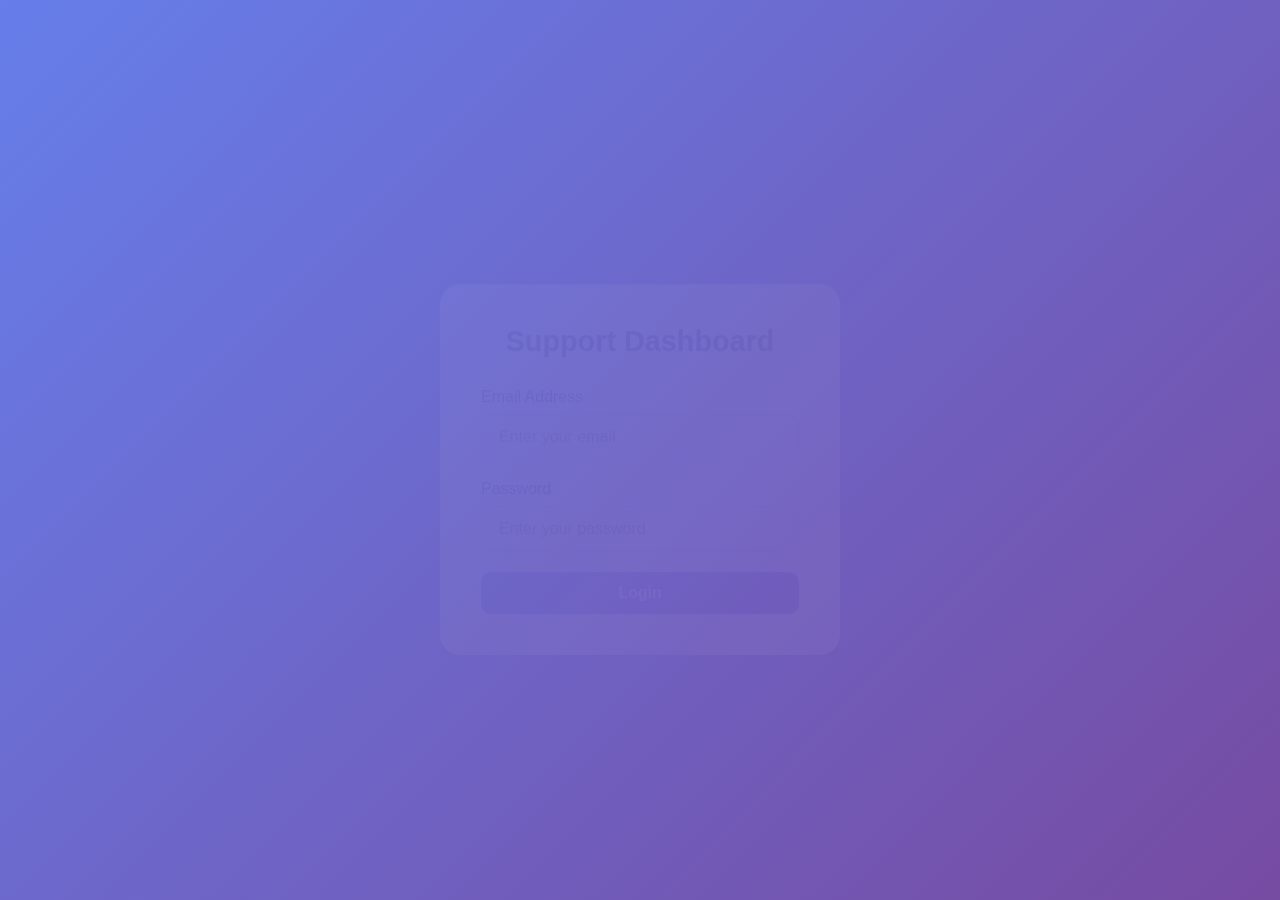
<file: index.html>
<!DOCTYPE html>
<html lang="en">
<head>
    <meta charset="UTF-8">
    <meta name="viewport" content="width=device-width, initial-scale=1.0">
    <title>Support Dashboard</title>
    <meta http-equiv="refresh" content="0; url=login.html">
    <link rel="stylesheet" href="style.css">
</head>
<body>
    <div class="login-container">
        <div class="login-form fade-in">
            <h2>Support Dashboard</h2>
            <p>Redirecting to login...</p>
            <p>If you're not redirected automatically, <a href="login.html">click here</a>.</p>
        </div>
    </div>
    
    <script>
        // Fallback redirect
        setTimeout(() => {
            window.location.href = 'login.html';
        }, 1000);
    </script>
</body>
</html>
</file>
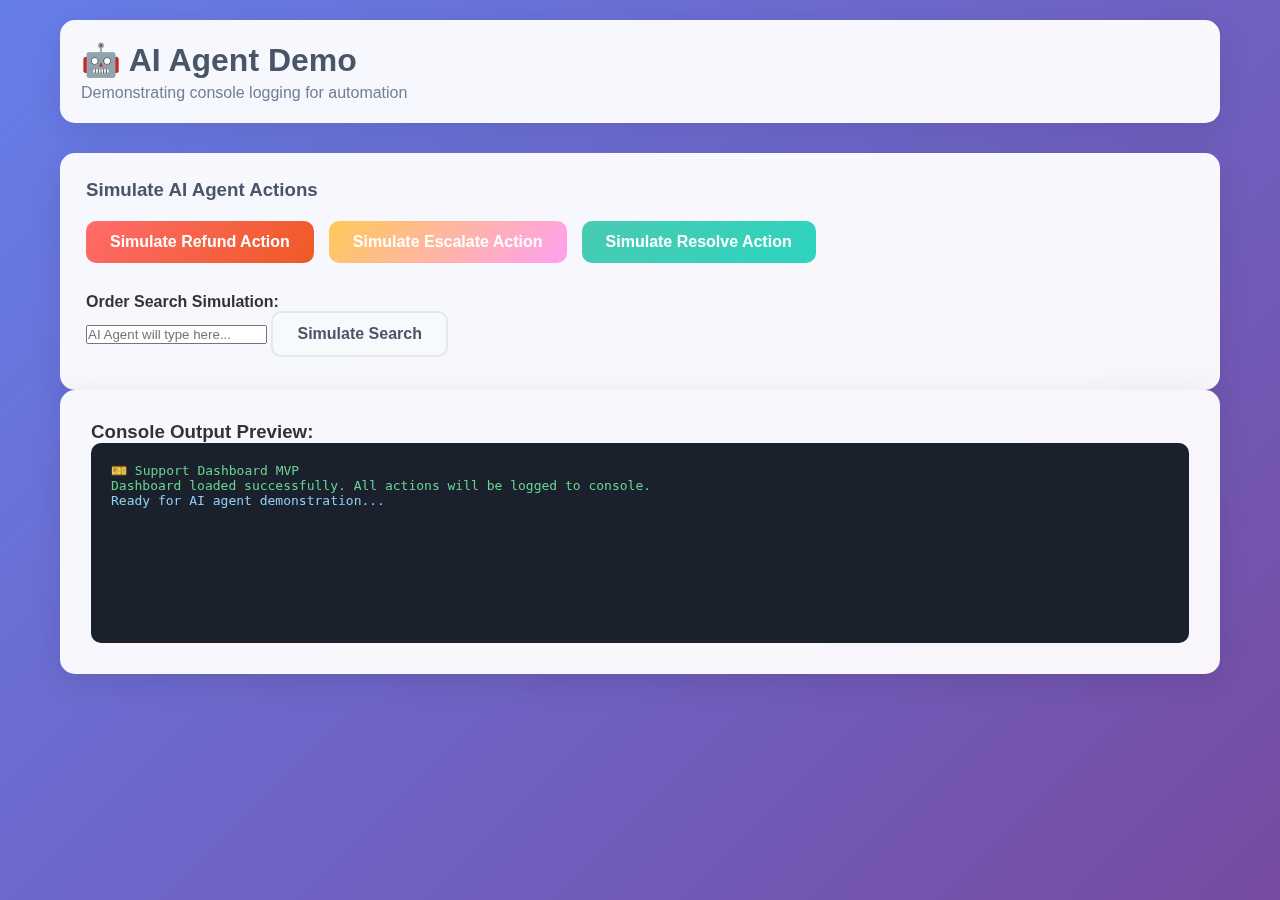
<file: demo.html>
<!DOCTYPE html>
<html lang="en">
<head>
    <meta charset="UTF-8">
    <meta name="viewport" content="width=device-width, initial-scale=1.0">
    <title>Dashboard Demo - Console Logging</title>
    <link rel="stylesheet" href="style.css">
</head>
<body>
    <div class="container">
        <div class="header fade-in">
            <h1>🤖 AI Agent Demo</h1>
            <p>Demonstrating console logging for automation</p>
        </div>
        
        <div class="actions-section fade-in">
            <h3>Simulate AI Agent Actions</h3>
            <div class="action-buttons">
                <button class="btn btn-refund" onclick="simulateRefund()">Simulate Refund Action</button>
                <button class="btn btn-escalate" onclick="simulateEscalate()">Simulate Escalate Action</button>
                <button class="btn btn-resolved" onclick="simulateResolve()">Simulate Resolve Action</button>
            </div>
            
            <div style="margin-top: 30px;">
                <h4>Order Search Simulation:</h4>
                <input type="text" id="search-order" placeholder="AI Agent will type here..." class="form-group input">
                <button class="btn btn-secondary" onclick="simulateSearch()">Simulate Search</button>
            </div>
        </div>
        
        <div class="ticket-detail fade-in">
            <h3>Console Output Preview:</h3>
            <div id="console-output" style="background: #1a202c; color: #68d391; padding: 20px; border-radius: 10px; font-family: monospace; min-height: 200px; overflow-y: auto;">
                <div>🎫 Support Dashboard MVP</div>
                <div>Dashboard loaded successfully. All actions will be logged to console.</div>
                <div style="color: #90cdf4;">Ready for AI agent demonstration...</div>
            </div>
        </div>
    </div>

    <script>
        function addToConsole(message, color = '#68d391') {
            const output = document.getElementById('console-output');
            const div = document.createElement('div');
            div.style.color = color;
            div.textContent = `> ${message}`;
            output.appendChild(div);
            output.scrollTop = output.scrollHeight;
            
            // Also log to real console
            console.log(message);
        }

        function simulateRefund() {
            addToConsole('Refund issued for order A12345', '#f6ad55');
            addToConsole('Action: REFUND completed successfully', '#68d391');
        }

        function simulateEscalate() {
            addToConsole('Ticket TICKET-001 escalated to senior support', '#f687b3');
            addToConsole('Action: ESCALATE completed successfully', '#68d391');
        }

        function simulateResolve() {
            addToConsole('Ticket TICKET-001 marked as resolved', '#4fd1c7');
            addToConsole('Action: RESOLVE completed successfully', '#68d391');
        }

        function simulateSearch() {
            const searchValue = document.getElementById('search-order').value || 'ORD-A12345';
            addToConsole(`Searching for order: ${searchValue}`, '#90cdf4');
            addToConsole('Order search completed', '#68d391');
        }

        // Auto-demo sequence
        setTimeout(() => {
            addToConsole('AI Agent connected to dashboard', '#a78bfa');
        }, 1000);
    </script>
</body>
</html>
</file>
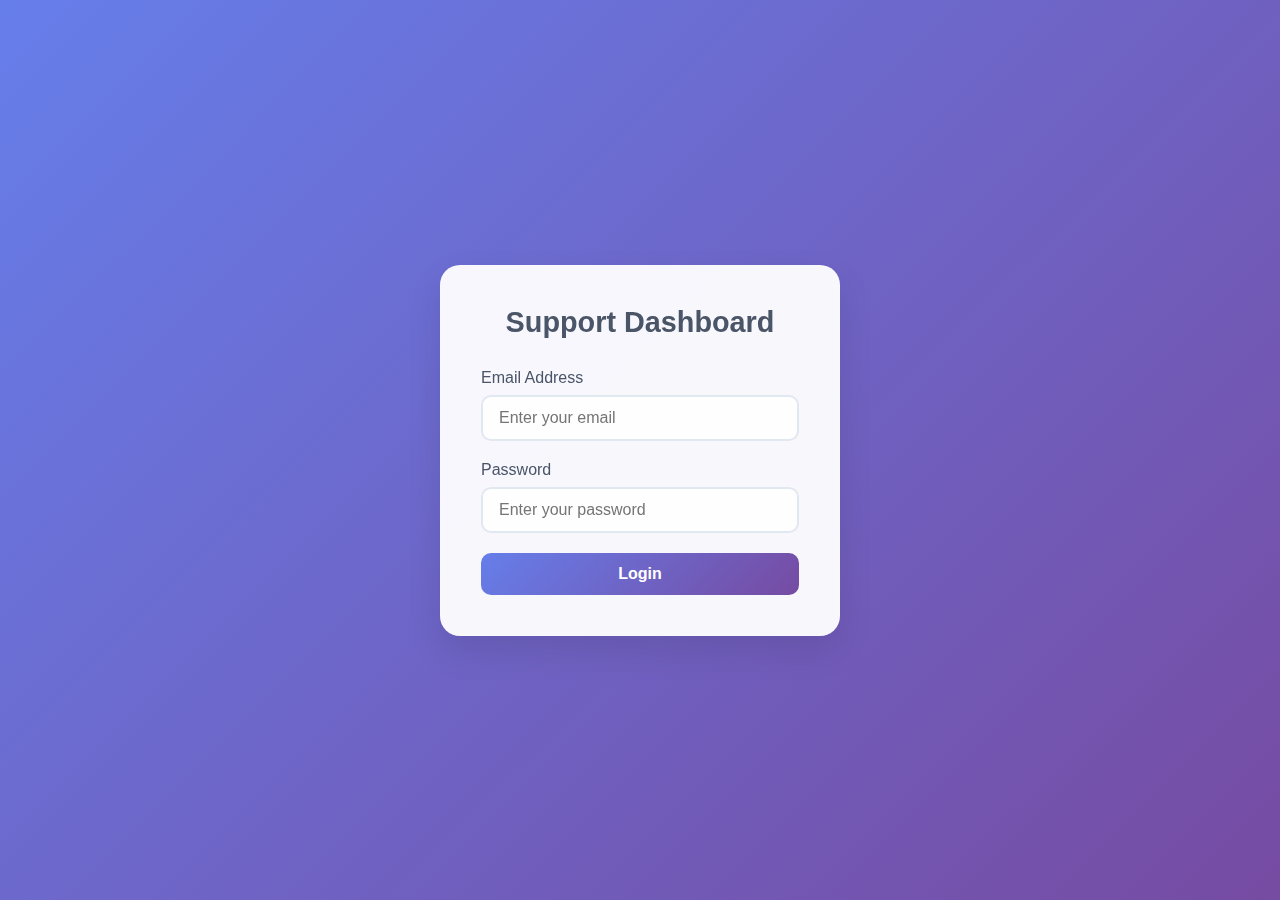
<file: login.html>
<!DOCTYPE html>
<html lang="en">
<head>
    <meta charset="UTF-8">
    <meta name="viewport" content="width=device-width, initial-scale=1.0">
    <title>Support Dashboard - Login</title>
    <link rel="stylesheet" href="style.css">
</head>
<body>
    <div class="login-container">
        <form class="login-form fade-in" id="loginForm">
            <h2>Support Dashboard</h2>
            <div class="form-group">
                <label for="email">Email Address</label>
                <input type="email" id="email" name="email" required placeholder="Enter your email">
            </div>
            <div class="form-group">
                <label for="password">Password</label>
                <input type="password" id="password" name="password" required placeholder="Enter your password">
            </div>
            <button type="submit" class="btn btn-primary">Login</button>
        </form>
    </div>

    <script src="main.js"></script>
    <script>
        // Handle login form submission
        document.getElementById('loginForm').addEventListener('submit', function(e) {
            e.preventDefault();
            
            const email = document.getElementById('email').value;
            const password = document.getElementById('password').value;
            
            // Simple validation (no real authentication)
            if (email && password) {
                console.log('Login attempt:', { email, password });
                // Redirect to tickets page
                window.location.href = 'tickets.html';
            } else {
                alert('Please fill in all fields');
            }
        });
    </script>
</body>
</html>
</file>
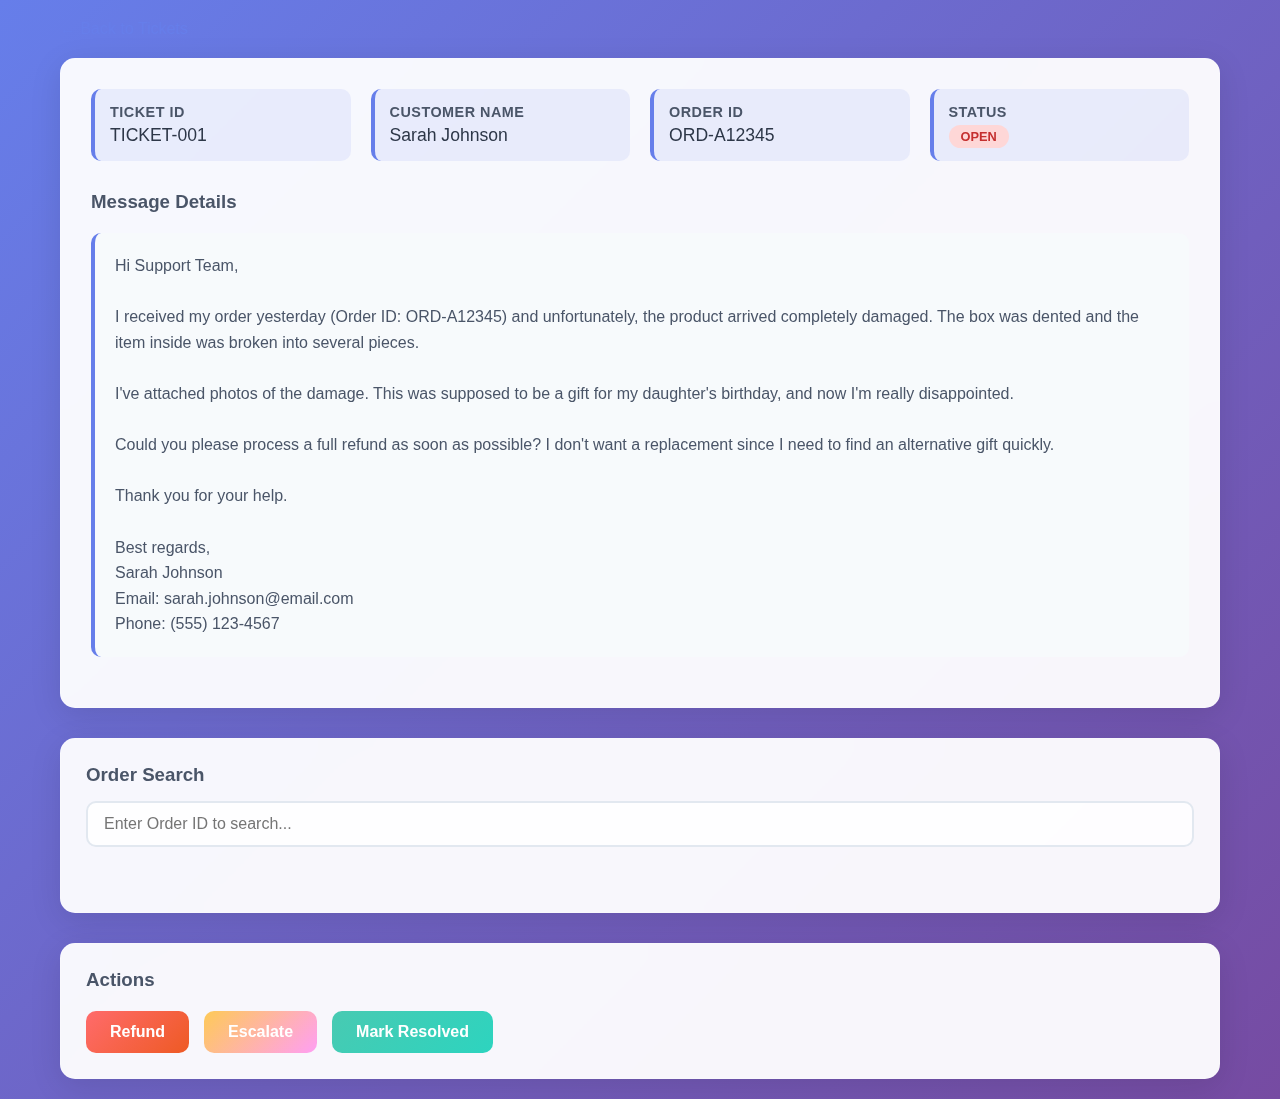
<file: ticket.html>
<!DOCTYPE html>
<html lang="en">
<head>
    <meta charset="UTF-8">
    <meta name="viewport" content="width=device-width, initial-scale=1.0">
    <title>Support Dashboard - Ticket Details</title>
    <link rel="stylesheet" href="style.css">
</head>
<body>
    <div class="container">
        <a href="tickets.html" class="nav-link">← Back to Tickets</a>
        
        <div class="ticket-detail fade-in" id="ticketDetail">
            <!-- Ticket details will be loaded here -->
        </div>

        <div class="search-section fade-in">
            <h3>Order Search</h3>
            <div class="form-group">
                <input type="text" id="search-order" placeholder="Enter Order ID to search..." class="form-group input">
            </div>
        </div>

        <div class="actions-section fade-in">
            <h3>Actions</h3>
            <div class="action-buttons">
                <button class="btn btn-refund" onclick="handleRefund()">Refund</button>
                <button class="btn btn-escalate" onclick="handleEscalate()">Escalate</button>
                <button class="btn btn-resolved" onclick="handleMarkResolved()">Mark Resolved</button>
            </div>
        </div>
    </div>

    <script src="main.js"></script>
    <script>
        // Mock detailed ticket data
        const mockTicketDetails = {
            'TICKET-001': {
                id: 'TICKET-001',
                customerName: 'Sarah Johnson',
                orderId: 'ORD-A12345',
                status: 'open',
                timestamp: '2024-07-04 14:30:00',
                messageBody: `Hi Support Team,

I received my order yesterday (Order ID: ORD-A12345) and unfortunately, the product arrived completely damaged. The box was dented and the item inside was broken into several pieces.

I've attached photos of the damage. This was supposed to be a gift for my daughter's birthday, and now I'm really disappointed. 

Could you please process a full refund as soon as possible? I don't want a replacement since I need to find an alternative gift quickly.

Thank you for your help.

Best regards,
Sarah Johnson
Email: sarah.johnson@email.com
Phone: (555) 123-4567`
            },
            'TICKET-002': {
                id: 'TICKET-002',
                customerName: 'Mike Chen',
                orderId: 'ORD-B67890',
                status: 'pending',
                timestamp: '2024-07-04 11:15:00',
                messageBody: `Hello,

I placed an order 5 days ago (Order ID: ORD-B67890) with 2-day shipping, but I still haven't received my package. The tracking information hasn't been updated since it left the warehouse 3 days ago.

I need this item for a work presentation tomorrow. Can you please help me track down where my package is and when I can expect to receive it?

If it's going to be much longer, I might need to cancel and get a refund so I can find the item elsewhere.

Thanks,
Mike Chen
mike.chen@company.com`
            },
            'TICKET-003': {
                id: 'TICKET-003',
                customerName: 'Emily Rodriguez',
                orderId: 'ORD-C11111',
                status: 'open',
                timestamp: '2024-07-03 09:45:00',
                messageBody: `Dear Customer Service,

I noticed that I was charged twice for the same order (Order ID: ORD-C11111). I only placed one order, but my credit card shows two identical charges of $89.99 each.

I've checked my account and there's only one order showing, so this seems to be a billing error on your end.

Please refund one of the duplicate charges as soon as possible. I can provide screenshots of my credit card statement if needed.

Thank you,
Emily Rodriguez
emily.rodriguez@gmail.com`
            }
        };

        // Get ticket ID from URL parameters
        function getTicketIdFromURL() {
            const urlParams = new URLSearchParams(window.location.search);
            return urlParams.get('id') || 'TICKET-001';
        }

        // Render ticket details
        function renderTicketDetail() {
            const ticketId = getTicketIdFromURL();
            const ticket = mockTicketDetails[ticketId];
            
            if (!ticket) {
                document.getElementById('ticketDetail').innerHTML = `
                    <div style="text-align: center; padding: 40px;">
                        <h2>Ticket Not Found</h2>
                        <p>The requested ticket could not be found.</p>
                    </div>
                `;
                return;
            }

            const detailHTML = `
                <div class="ticket-info">
                    <div class="info-item">
                        <div class="info-label">Ticket ID</div>
                        <div class="info-value">${ticket.id}</div>
                    </div>
                    <div class="info-item">
                        <div class="info-label">Customer Name</div>
                        <div class="info-value">${ticket.customerName}</div>
                    </div>
                    <div class="info-item">
                        <div class="info-label">Order ID</div>
                        <div class="info-value">${ticket.orderId}</div>
                    </div>
                    <div class="info-item">
                        <div class="info-label">Status</div>
                        <div class="info-value">
                            <span class="ticket-status status-${ticket.status}">${ticket.status}</span>
                        </div>
                    </div>
                </div>
                
                <h3 style="margin-bottom: 15px; color: #4a5568;">Message Details</h3>
                <div class="message-body">${ticket.messageBody.replace(/\n/g, '<br>')}</div>
            `;
            
            document.getElementById('ticketDetail').innerHTML = detailHTML;
        }

        // Action handlers
        function handleRefund() {
            const ticketId = getTicketIdFromURL();
            const ticket = mockTicketDetails[ticketId];
            const orderId = ticket ? ticket.orderId : 'Unknown';
            
            console.log(`Refund issued for order ${orderId}`);
            alert(`Refund processed for order ${orderId}`);
        }

        function handleEscalate() {
            const ticketId = getTicketIdFromURL();
            console.log(`Ticket ${ticketId} escalated to senior support`);
            alert(`Ticket ${ticketId} has been escalated to senior support team`);
        }

        function handleMarkResolved() {
            const ticketId = getTicketIdFromURL();
            console.log(`Ticket ${ticketId} marked as resolved`);
            alert(`Ticket ${ticketId} has been marked as resolved`);
        }

        // Order search functionality
        document.addEventListener('DOMContentLoaded', function() {
            renderTicketDetail();
            
            // Add search functionality
            const searchInput = document.getElementById('search-order');
            searchInput.addEventListener('keypress', function(e) {
                if (e.key === 'Enter') {
                    const orderId = this.value.trim();
                    if (orderId) {
                        console.log(`Searching for order: ${orderId}`);
                        alert(`Searching for order: ${orderId}`);
                    }
                }
            });
        });
    </script>
</body>
</html>
</file>
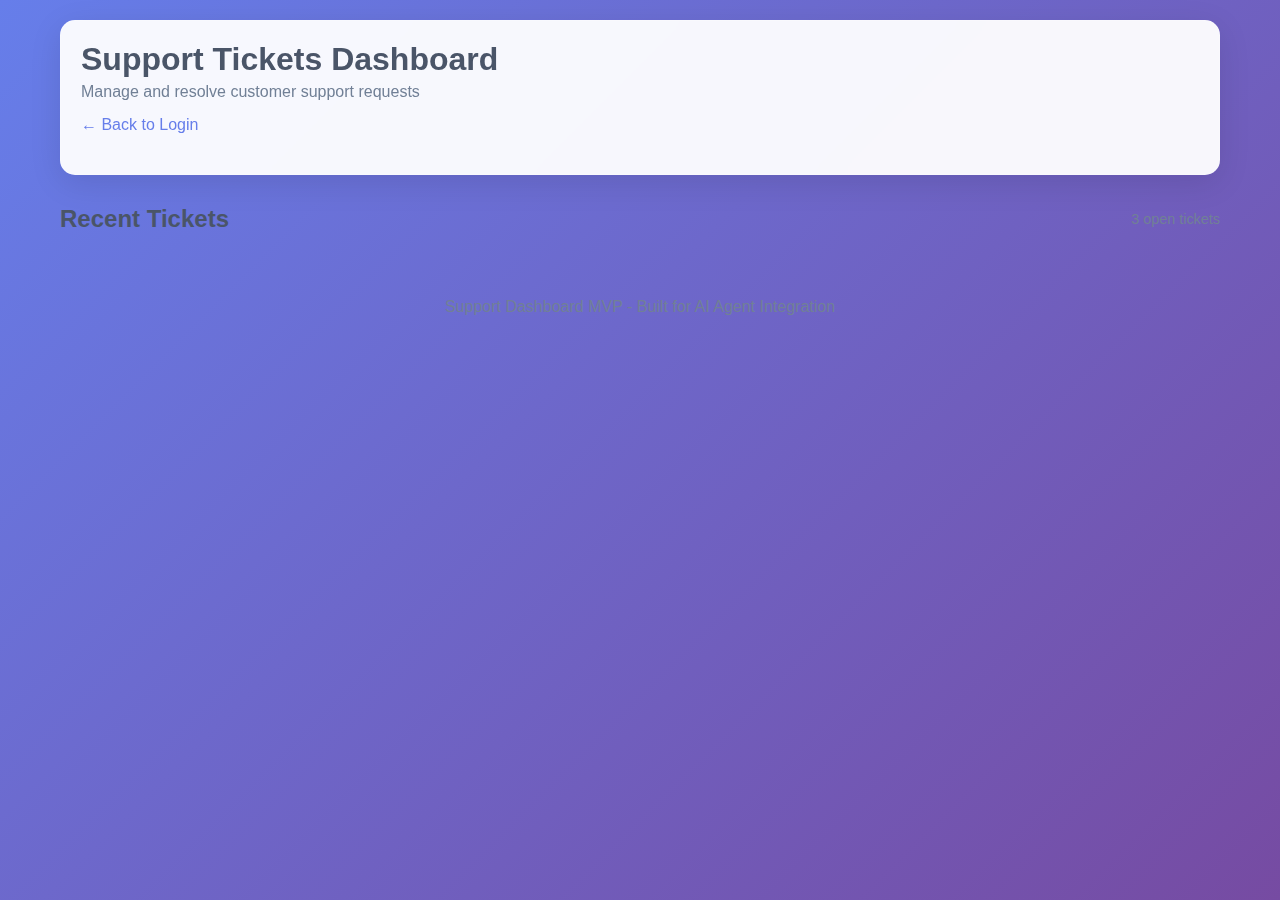
<file: tickets.html>
<!DOCTYPE html>
<html lang="en">
<head>
    <meta charset="UTF-8">
    <meta name="viewport" content="width=device-width, initial-scale=1.0">
    <title>Support Tickets - Dashboard</title>
    <link rel="stylesheet" href="style.css">
</head>
<body>
    <div class="container">
        <div class="header fade-in">
            <h1>Support Tickets Dashboard</h1>
            <p>Manage and resolve customer support requests</p>
            <div style="margin-top: 15px;">
                <a href="login.html" class="nav-link">← Back to Login</a>
            </div>
        </div>
        
        <div class="tickets-section">
            <div style="display: flex; justify-content: space-between; align-items: center; margin-bottom: 25px;">
                <h2 style="color: #4a5568; margin: 0;">Recent Tickets</h2>
                <div style="color: #718096; font-size: 0.9rem;">
                    <span id="ticket-count">3</span> open tickets
                </div>
            </div>
            
            <div class="tickets-grid" id="tickets-container">
                <!-- Tickets will be dynamically loaded here by JavaScript -->
            </div>
        </div>
        
        <div style="margin-top: 40px; text-align: center; color: #718096;">
            <p>Support Dashboard MVP - Built for AI Agent Integration</p>
        </div>
    </div>
    
    <script src="main.js"></script>
</body>
</html>
</file>
<file: style.css>
/* Support Dashboard Styles */
* {
    margin: 0;
    padding: 0;
    box-sizing: border-box;
}

body {
    font-family: 'Segoe UI', Tahoma, Geneva, Verdana, sans-serif;
    background: linear-gradient(135deg, #667eea 0%, #764ba2 100%);
    min-height: 100vh;
    color: #333;
}

.container {
    max-width: 1200px;
    margin: 0 auto;
    padding: 20px;
}

/* Header */
.header {
    background: rgba(255, 255, 255, 0.95);
    backdrop-filter: blur(10px);
    border-radius: 15px;
    padding: 20px;
    margin-bottom: 30px;
    box-shadow: 0 8px 32px rgba(0, 0, 0, 0.1);
    border: 1px solid rgba(255, 255, 255, 0.2);
}

.header h1 {
    color: #4a5568;
    font-size: 2rem;
    font-weight: 600;
}

.header p {
    color: #718096;
    margin-top: 5px;
}

/* Login Form */
.login-container {
    display: flex;
    justify-content: center;
    align-items: center;
    min-height: 100vh;
    padding: 20px;
}

.login-form {
    background: rgba(255, 255, 255, 0.95);
    backdrop-filter: blur(10px);
    padding: 40px;
    border-radius: 20px;
    box-shadow: 0 15px 35px rgba(0, 0, 0, 0.1);
    border: 1px solid rgba(255, 255, 255, 0.2);
    width: 100%;
    max-width: 400px;
}

.login-form h2 {
    text-align: center;
    margin-bottom: 30px;
    color: #4a5568;
    font-size: 1.8rem;
}

.form-group {
    margin-bottom: 20px;
}

.form-group label {
    display: block;
    margin-bottom: 8px;
    color: #4a5568;
    font-weight: 500;
}

.form-group input {
    width: 100%;
    padding: 12px 16px;
    border: 2px solid #e2e8f0;
    border-radius: 10px;
    font-size: 16px;
    transition: all 0.3s ease;
    background: rgba(255, 255, 255, 0.8);
}

.form-group input:focus {
    outline: none;
    border-color: #667eea;
    box-shadow: 0 0 0 3px rgba(102, 126, 234, 0.1);
}

/* Buttons */
.btn {
    padding: 12px 24px;
    border: none;
    border-radius: 10px;
    font-size: 16px;
    font-weight: 600;
    cursor: pointer;
    transition: all 0.3s ease;
    text-decoration: none;
    display: inline-block;
    text-align: center;
}

.btn-primary {
    background: linear-gradient(135deg, #667eea 0%, #764ba2 100%);
    color: white;
    width: 100%;
}

.btn-primary:hover {
    transform: translateY(-2px);
    box-shadow: 0 10px 25px rgba(102, 126, 234, 0.3);
}

.btn-secondary {
    background: #f7fafc;
    color: #4a5568;
    border: 2px solid #e2e8f0;
}

.btn-secondary:hover {
    background: #edf2f7;
    transform: translateY(-1px);
}

.btn-refund {
    background: linear-gradient(135deg, #ff6b6b 0%, #ee5a24 100%);
    color: white;
}

.btn-escalate {
    background: linear-gradient(135deg, #feca57 0%, #ff9ff3 100%);
    color: white;
}

.btn-resolved {
    background: linear-gradient(135deg, #48cab2 0%, #2dd4bf 100%);
    color: white;
}

.btn-refund:hover, .btn-escalate:hover, .btn-resolved:hover {
    transform: translateY(-2px);
    box-shadow: 0 8px 25px rgba(0, 0, 0, 0.2);
}

/* Tickets List */
.tickets-grid {
    display: grid;
    gap: 20px;
    grid-template-columns: repeat(auto-fit, minmax(350px, 1fr));
}

.ticket-card {
    background: rgba(255, 255, 255, 0.95);
    backdrop-filter: blur(10px);
    border-radius: 15px;
    padding: 25px;
    box-shadow: 0 8px 32px rgba(0, 0, 0, 0.1);
    border: 1px solid rgba(255, 255, 255, 0.2);
    transition: all 0.3s ease;
}

.ticket-card:hover {
    transform: translateY(-5px);
    box-shadow: 0 15px 40px rgba(0, 0, 0, 0.15);
}

.ticket-header {
    display: flex;
    justify-content: space-between;
    align-items: center;
    margin-bottom: 15px;
}

.ticket-id {
    font-weight: 700;
    color: #667eea;
    font-size: 1.1rem;
}

.ticket-status {
    padding: 4px 12px;
    border-radius: 20px;
    font-size: 0.8rem;
    font-weight: 600;
    text-transform: uppercase;
}

.status-open {
    background: #fed7d7;
    color: #c53030;
}

.status-pending {
    background: #feebc8;
    color: #dd6b20;
}

.customer-name {
    font-weight: 600;
    color: #4a5568;
    margin-bottom: 10px;
}

.ticket-snippet {
    color: #718096;
    line-height: 1.5;
    margin-bottom: 20px;
}

/* Ticket Detail */
.ticket-detail {
    background: rgba(255, 255, 255, 0.95);
    backdrop-filter: blur(10px);
    border-radius: 15px;
    padding: 30px;
    box-shadow: 0 8px 32px rgba(0, 0, 0, 0.1);
    border: 1px solid rgba(255, 255, 255, 0.2);
    margin-bottom: 30px;
}

.ticket-info {
    display: grid;
    grid-template-columns: repeat(auto-fit, minmax(200px, 1fr));
    gap: 20px;
    margin-bottom: 30px;
}

.info-item {
    padding: 15px;
    background: rgba(102, 126, 234, 0.1);
    border-radius: 10px;
    border-left: 4px solid #667eea;
}

.info-label {
    font-weight: 600;
    color: #4a5568;
    font-size: 0.9rem;
    text-transform: uppercase;
    letter-spacing: 0.5px;
}

.info-value {
    font-size: 1.1rem;
    color: #2d3748;
    margin-top: 5px;
}

.message-body {
    background: #f7fafc;
    padding: 20px;
    border-radius: 10px;
    border-left: 4px solid #667eea;
    margin: 20px 0;
    line-height: 1.6;
    color: #4a5568;
}

.search-section {
    background: rgba(255, 255, 255, 0.95);
    backdrop-filter: blur(10px);
    border-radius: 15px;
    padding: 25px;
    box-shadow: 0 8px 32px rgba(0, 0, 0, 0.1);
    border: 1px solid rgba(255, 255, 255, 0.2);
    margin-bottom: 30px;
}

.search-section h3 {
    margin-bottom: 15px;
    color: #4a5568;
}

.actions-section {
    background: rgba(255, 255, 255, 0.95);
    backdrop-filter: blur(10px);
    border-radius: 15px;
    padding: 25px;
    box-shadow: 0 8px 32px rgba(0, 0, 0, 0.1);
    border: 1px solid rgba(255, 255, 255, 0.2);
}

.actions-section h3 {
    margin-bottom: 20px;
    color: #4a5568;
}

.action-buttons {
    display: flex;
    gap: 15px;
    flex-wrap: wrap;
}

/* Navigation */
.nav-link {
    color: #667eea;
    text-decoration: none;
    font-weight: 500;
    margin-bottom: 20px;
    display: inline-block;
}

.nav-link:hover {
    text-decoration: underline;
}

/* Responsive Design */
@media (max-width: 768px) {
    .container {
        padding: 15px;
    }
    
    .ticket-info {
        grid-template-columns: 1fr;
    }
    
    .action-buttons {
        flex-direction: column;
    }
    
    .btn {
        width: 100%;
    }
    
    .header h1 {
        font-size: 1.5rem;
    }
}

/* Loading Animation */
@keyframes fadeIn {
    from {
        opacity: 0;
        transform: translateY(20px);
    }
    to {
        opacity: 1;
        transform: translateY(0);
    }
}

.fade-in {
    animation: fadeIn 0.6s ease-out;
}
</file>
